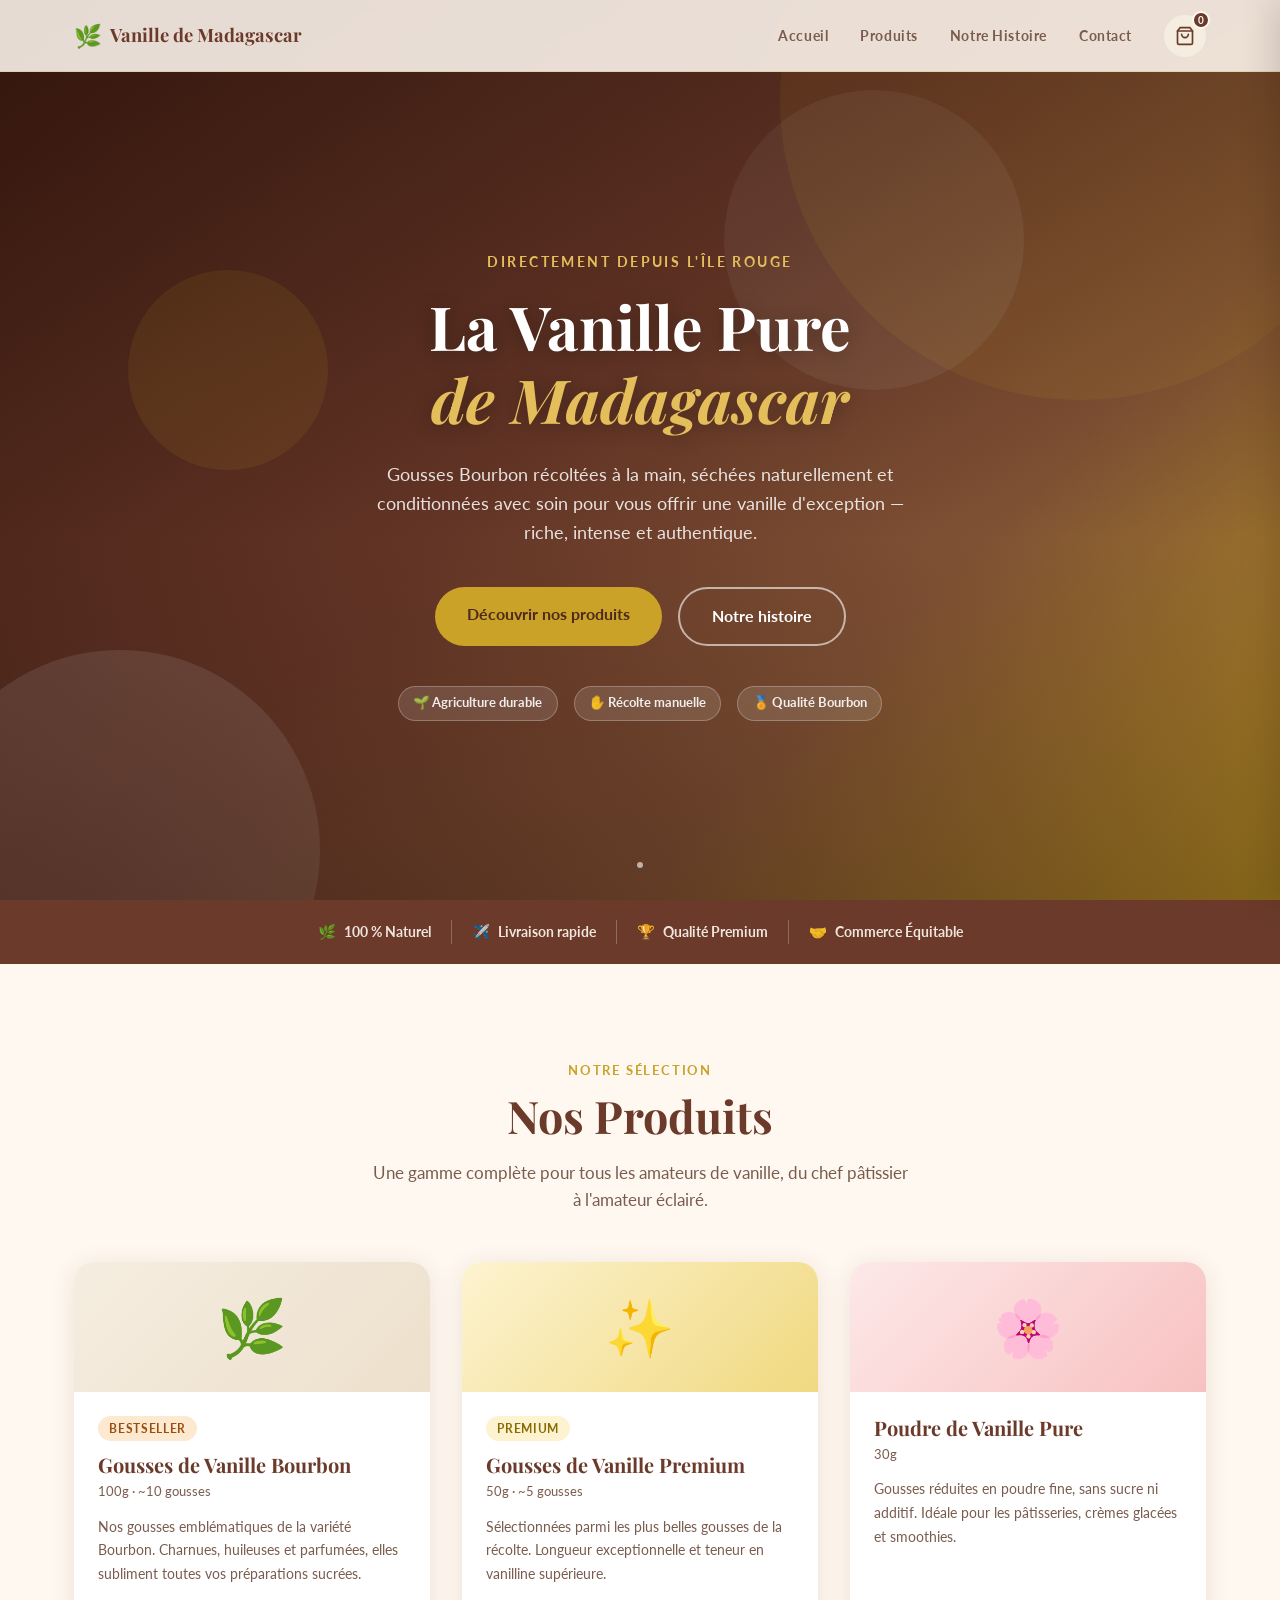
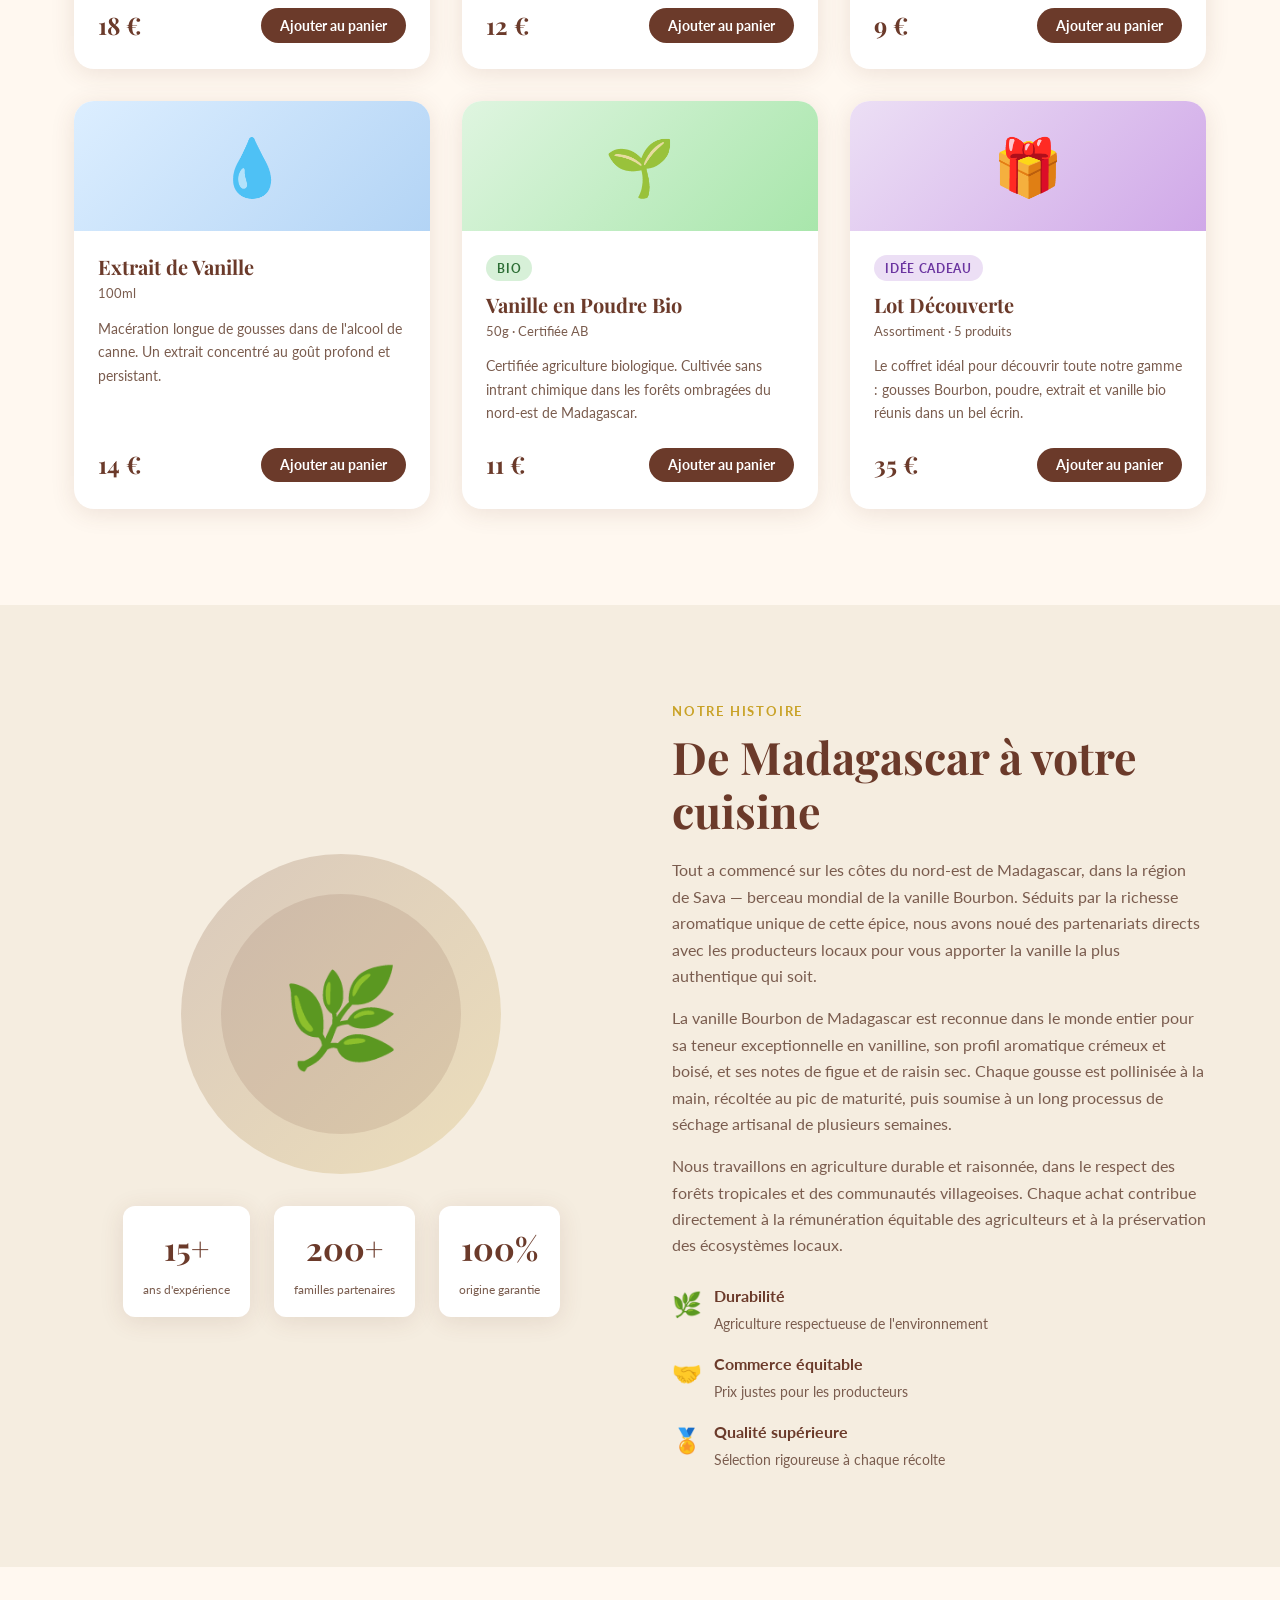
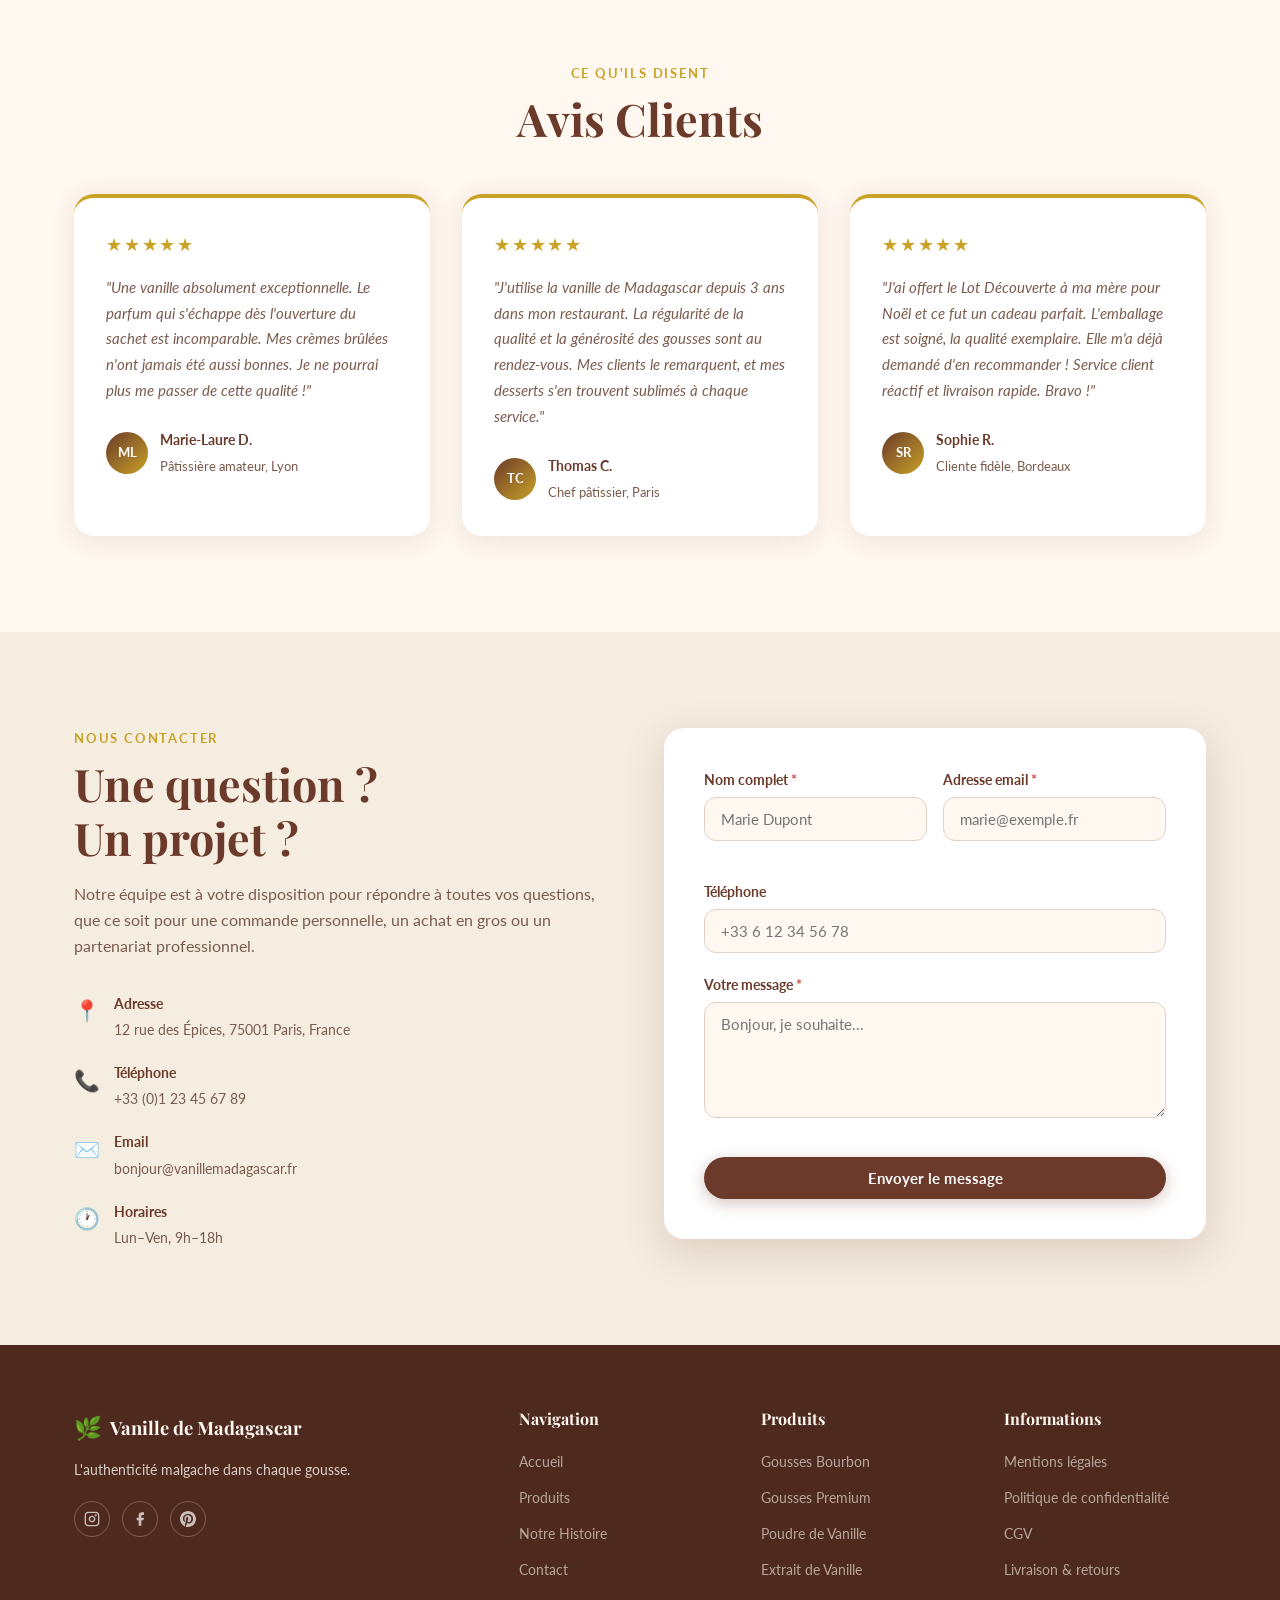
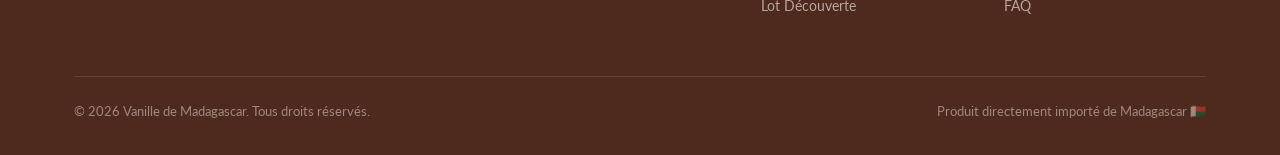
<file: index.html>
<!DOCTYPE html>
<html lang="fr">
<head>
  <meta charset="UTF-8" />
  <meta name="viewport" content="width=device-width, initial-scale=1.0" />
  <meta name="description" content="Vanille de Madagascar – Gousses, poudre et extraits de vanille Bourbon de qualité supérieure, cultivés durablement à Madagascar." />
  <meta name="keywords" content="vanille Madagascar, vanille Bourbon, gousses de vanille, extrait de vanille, vanille bio, épices Madagascar" />
  <meta name="author" content="Vanille de Madagascar" />
  <meta property="og:title" content="Vanille de Madagascar – La Vanille Pure" />
  <meta property="og:description" content="Découvrez nos vanilles Bourbon de Madagascar, cultivées durablement et sélectionnées avec soin." />
  <meta property="og:type" content="website" />
  <title>Vanille de Madagascar – La Vanille Pure</title>
  <link rel="preconnect" href="https://fonts.googleapis.com" />
  <link rel="preconnect" href="https://fonts.gstatic.com" crossorigin />
  <link href="https://fonts.googleapis.com/css2?family=Playfair+Display:ital,wght@0,400;0,600;0,700;1,400;1,600&family=Lato:wght@300;400;700&display=swap" rel="stylesheet" />
  <link rel="stylesheet" href="styles.css" />
</head>
<body>

  <!-- ===== NAVIGATION ===== -->
  <header class="navbar" id="navbar">
    <div class="nav-container">
      <a href="#accueil" class="nav-logo">
        <span class="logo-icon">🌿</span>
        <span class="logo-text">Vanille de Madagascar</span>
      </a>

      <button class="hamburger" id="hamburger" aria-label="Menu mobile" aria-expanded="false">
        <span></span>
        <span></span>
        <span></span>
      </button>

      <ul class="nav-links" id="nav-links">
        <li><a href="#accueil" class="nav-link">Accueil</a></li>
        <li><a href="#produits" class="nav-link">Produits</a></li>
        <li><a href="#histoire" class="nav-link">Notre Histoire</a></li>
        <li><a href="#contact" class="nav-link">Contact</a></li>
      </ul>

      <button class="cart-btn" id="cart-btn" aria-label="Ouvrir le panier">
        <svg class="cart-icon" viewBox="0 0 24 24" fill="none" stroke="currentColor" stroke-width="2" stroke-linecap="round" stroke-linejoin="round">
          <path d="M6 2L3 6v14a2 2 0 002 2h14a2 2 0 002-2V6l-3-4z"/>
          <line x1="3" y1="6" x2="21" y2="6"/>
          <path d="M16 10a4 4 0 01-8 0"/>
        </svg>
        <span class="cart-badge" id="cart-badge">0</span>
      </button>
    </div>
  </header>

  <!-- ===== HERO ===== -->
  <section class="hero" id="accueil">
    <div class="hero-bg">
      <div class="hero-shape hero-shape-1"></div>
      <div class="hero-shape hero-shape-2"></div>
      <div class="hero-shape hero-shape-3"></div>
      <div class="hero-shape hero-shape-4"></div>
    </div>
    <div class="hero-overlay"></div>
    <div class="hero-content fade-in">
      <p class="hero-tagline">Directement depuis l'île Rouge</p>
      <h1 class="hero-title">La Vanille Pure<br /><em>de Madagascar</em></h1>
      <p class="hero-subtitle">
        Gousses Bourbon récoltées à la main, séchées naturellement et conditionnées avec soin pour vous offrir une vanille d'exception — riche, intense et authentique.
      </p>
      <div class="hero-actions">
        <a href="#produits" class="btn btn-hero">Découvrir nos produits</a>
        <a href="#histoire" class="btn btn-outline-hero">Notre histoire</a>
      </div>
      <div class="hero-trust-badges">
        <span class="trust-badge">🌱 Agriculture durable</span>
        <span class="trust-badge">✋ Récolte manuelle</span>
        <span class="trust-badge">🏅 Qualité Bourbon</span>
      </div>
    </div>
    <div class="hero-scroll-indicator" aria-hidden="true">
      <div class="scroll-dot"></div>
    </div>
  </section>

  <!-- ===== BANDEAU AVANTAGES ===== -->
  <div class="perks-bar">
    <div class="perks-container">
      <div class="perk-item">
        <span>🌿</span>
        <span>100&nbsp;% Naturel</span>
      </div>
      <div class="perk-divider"></div>
      <div class="perk-item">
        <span>✈️</span>
        <span>Livraison rapide</span>
      </div>
      <div class="perk-divider"></div>
      <div class="perk-item">
        <span>🏆</span>
        <span>Qualité Premium</span>
      </div>
      <div class="perk-divider"></div>
      <div class="perk-item">
        <span>🤝</span>
        <span>Commerce Équitable</span>
      </div>
    </div>
  </div>

  <!-- ===== PRODUITS ===== -->
  <section class="section products-section" id="produits">
    <div class="container">
      <div class="section-header reveal">
        <p class="section-label">Notre Sélection</p>
        <h2 class="section-title">Nos Produits</h2>
        <p class="section-subtitle">Une gamme complète pour tous les amateurs de vanille, du chef pâtissier à l'amateur éclairé.</p>
      </div>

      <div class="products-grid">

        <article class="product-card reveal" data-name="Gousses de Vanille Bourbon" data-price="18">
          <div class="product-icon-wrap">
            <span class="product-icon">🌿</span>
          </div>
          <div class="product-body">
            <span class="product-badge badge-bestseller">Bestseller</span>
            <h3 class="product-name">Gousses de Vanille Bourbon</h3>
            <p class="product-weight">100g &middot; ~10 gousses</p>
            <p class="product-desc">Nos gousses emblématiques de la variété Bourbon. Charnues, huileuses et parfumées, elles subliment toutes vos préparations sucrées.</p>
            <div class="product-footer">
              <span class="product-price">18 €</span>
              <button class="btn btn-add-cart" onclick="addToCart('Gousses de Vanille Bourbon', 18)">Ajouter au panier</button>
            </div>
          </div>
        </article>

        <article class="product-card reveal" data-name="Gousses de Vanille Premium" data-price="12">
          <div class="product-icon-wrap icon-gold">
            <span class="product-icon">✨</span>
          </div>
          <div class="product-body">
            <span class="product-badge badge-gold">Premium</span>
            <h3 class="product-name">Gousses de Vanille Premium</h3>
            <p class="product-weight">50g &middot; ~5 gousses</p>
            <p class="product-desc">Sélectionnées parmi les plus belles gousses de la récolte. Longueur exceptionnelle et teneur en vanilline supérieure.</p>
            <div class="product-footer">
              <span class="product-price">12 €</span>
              <button class="btn btn-add-cart" onclick="addToCart('Gousses de Vanille Premium', 12)">Ajouter au panier</button>
            </div>
          </div>
        </article>

        <article class="product-card reveal" data-name="Poudre de Vanille Pure" data-price="9">
          <div class="product-icon-wrap icon-rose">
            <span class="product-icon">🌸</span>
          </div>
          <div class="product-body">
            <h3 class="product-name">Poudre de Vanille Pure</h3>
            <p class="product-weight">30g</p>
            <p class="product-desc">Gousses réduites en poudre fine, sans sucre ni additif. Idéale pour les pâtisseries, crèmes glacées et smoothies.</p>
            <div class="product-footer">
              <span class="product-price">9 €</span>
              <button class="btn btn-add-cart" onclick="addToCart('Poudre de Vanille Pure', 9)">Ajouter au panier</button>
            </div>
          </div>
        </article>

        <article class="product-card reveal" data-name="Extrait de Vanille" data-price="14">
          <div class="product-icon-wrap icon-blue">
            <span class="product-icon">💧</span>
          </div>
          <div class="product-body">
            <h3 class="product-name">Extrait de Vanille</h3>
            <p class="product-weight">100ml</p>
            <p class="product-desc">Macération longue de gousses dans de l'alcool de canne. Un extrait concentré au goût profond et persistant.</p>
            <div class="product-footer">
              <span class="product-price">14 €</span>
              <button class="btn btn-add-cart" onclick="addToCart('Extrait de Vanille', 14)">Ajouter au panier</button>
            </div>
          </div>
        </article>

        <article class="product-card reveal" data-name="Vanille en Poudre Bio" data-price="11">
          <div class="product-icon-wrap icon-green">
            <span class="product-icon">🌱</span>
          </div>
          <div class="product-body">
            <span class="product-badge badge-bio">Bio</span>
            <h3 class="product-name">Vanille en Poudre Bio</h3>
            <p class="product-weight">50g &middot; Certifiée AB</p>
            <p class="product-desc">Certifiée agriculture biologique. Cultivée sans intrant chimique dans les forêts ombragées du nord-est de Madagascar.</p>
            <div class="product-footer">
              <span class="product-price">11 €</span>
              <button class="btn btn-add-cart" onclick="addToCart('Vanille en Poudre Bio', 11)">Ajouter au panier</button>
            </div>
          </div>
        </article>

        <article class="product-card reveal" data-name="Lot Découverte" data-price="35">
          <div class="product-icon-wrap icon-purple">
            <span class="product-icon">🎁</span>
          </div>
          <div class="product-body">
            <span class="product-badge badge-gift">Idée cadeau</span>
            <h3 class="product-name">Lot Découverte</h3>
            <p class="product-weight">Assortiment &middot; 5 produits</p>
            <p class="product-desc">Le coffret idéal pour découvrir toute notre gamme : gousses Bourbon, poudre, extrait et vanille bio réunis dans un bel écrin.</p>
            <div class="product-footer">
              <span class="product-price">35 €</span>
              <button class="btn btn-add-cart" onclick="addToCart('Lot Découverte', 35)">Ajouter au panier</button>
            </div>
          </div>
        </article>

      </div>
    </div>
  </section>

  <!-- ===== NOTRE HISTOIRE ===== -->
  <section class="section story-section" id="histoire">
    <div class="container">
      <div class="story-grid">

        <div class="story-visual reveal">
          <div class="story-illustration">
            <div class="story-shape story-shape-1"></div>
            <div class="story-shape story-shape-2"></div>
            <div class="story-center-icon">🌿</div>
          </div>
          <div class="story-stats">
            <div class="stat-item">
              <span class="stat-number">15+</span>
              <span class="stat-label">ans d'expérience</span>
            </div>
            <div class="stat-item">
              <span class="stat-number">200+</span>
              <span class="stat-label">familles partenaires</span>
            </div>
            <div class="stat-item">
              <span class="stat-number">100%</span>
              <span class="stat-label">origine garantie</span>
            </div>
          </div>
        </div>

        <div class="story-content reveal">
          <p class="section-label">Notre Histoire</p>
          <h2 class="section-title story-title">De Madagascar à votre cuisine</h2>
          <p class="story-text">
            Tout a commencé sur les côtes du nord-est de Madagascar, dans la région de Sava — berceau mondial de la vanille Bourbon. Séduits par la richesse aromatique unique de cette épice, nous avons noué des partenariats directs avec les producteurs locaux pour vous apporter la vanille la plus authentique qui soit.
          </p>
          <p class="story-text">
            La vanille Bourbon de Madagascar est reconnue dans le monde entier pour sa teneur exceptionnelle en vanilline, son profil aromatique crémeux et boisé, et ses notes de figue et de raisin sec. Chaque gousse est pollinisée à la main, récoltée au pic de maturité, puis soumise à un long processus de séchage artisanal de plusieurs semaines.
          </p>
          <p class="story-text">
            Nous travaillons en agriculture durable et raisonnée, dans le respect des forêts tropicales et des communautés villageoises. Chaque achat contribue directement à la rémunération équitable des agriculteurs et à la préservation des écosystèmes locaux.
          </p>
          <div class="story-values">
            <div class="value-item">
              <span class="value-icon">🌿</span>
              <div>
                <strong>Durabilité</strong>
                <p>Agriculture respectueuse de l'environnement</p>
              </div>
            </div>
            <div class="value-item">
              <span class="value-icon">🤝</span>
              <div>
                <strong>Commerce équitable</strong>
                <p>Prix justes pour les producteurs</p>
              </div>
            </div>
            <div class="value-item">
              <span class="value-icon">🏅</span>
              <div>
                <strong>Qualité supérieure</strong>
                <p>Sélection rigoureuse à chaque récolte</p>
              </div>
            </div>
          </div>
        </div>

      </div>
    </div>
  </section>

  <!-- ===== TEMOIGNAGES ===== -->
  <section class="section testimonials-section">
    <div class="container">
      <div class="section-header reveal">
        <p class="section-label">Ce qu'ils disent</p>
        <h2 class="section-title">Avis Clients</h2>
      </div>
      <div class="testimonials-grid">

        <div class="testimonial-card reveal">
          <div class="testimonial-stars">★★★★★</div>
          <blockquote class="testimonial-text">"Une vanille absolument exceptionnelle. Le parfum qui s'échappe dès l'ouverture du sachet est incomparable. Mes crèmes brûlées n'ont jamais été aussi bonnes. Je ne pourrai plus me passer de cette qualité !"</blockquote>
          <div class="testimonial-author">
            <div class="author-avatar">ML</div>
            <div>
              <strong>Marie-Laure D.</strong>
              <span>Pâtissière amateur, Lyon</span>
            </div>
          </div>
        </div>

        <div class="testimonial-card reveal">
          <div class="testimonial-stars">★★★★★</div>
          <blockquote class="testimonial-text">"J'utilise la vanille de Madagascar depuis 3 ans dans mon restaurant. La régularité de la qualité et la générosité des gousses sont au rendez-vous. Mes clients le remarquent, et mes desserts s'en trouvent sublimés à chaque service."</blockquote>
          <div class="testimonial-author">
            <div class="author-avatar">TC</div>
            <div>
              <strong>Thomas C.</strong>
              <span>Chef pâtissier, Paris</span>
            </div>
          </div>
        </div>

        <div class="testimonial-card reveal">
          <div class="testimonial-stars">★★★★★</div>
          <blockquote class="testimonial-text">"J'ai offert le Lot Découverte à ma mère pour Noël et ce fut un cadeau parfait. L'emballage est soigné, la qualité exemplaire. Elle m'a déjà demandé d'en recommander ! Service client réactif et livraison rapide. Bravo !"</blockquote>
          <div class="testimonial-author">
            <div class="author-avatar">SR</div>
            <div>
              <strong>Sophie R.</strong>
              <span>Cliente fidèle, Bordeaux</span>
            </div>
          </div>
        </div>

      </div>
    </div>
  </section>

  <!-- ===== CONTACT ===== -->
  <section class="section contact-section" id="contact">
    <div class="container">
      <div class="contact-grid">

        <div class="contact-info reveal">
          <p class="section-label">Nous contacter</p>
          <h2 class="section-title contact-title">Une question ?<br>Un projet ?</h2>
          <p class="contact-desc">Notre équipe est à votre disposition pour répondre à toutes vos questions, que ce soit pour une commande personnelle, un achat en gros ou un partenariat professionnel.</p>
          <div class="contact-details">
            <div class="contact-detail">
              <span class="contact-detail-icon">📍</span>
              <div>
                <strong>Adresse</strong>
                <p>12 rue des Épices, 75001 Paris, France</p>
              </div>
            </div>
            <div class="contact-detail">
              <span class="contact-detail-icon">📞</span>
              <div>
                <strong>Téléphone</strong>
                <p>+33 (0)1 23 45 67 89</p>
              </div>
            </div>
            <div class="contact-detail">
              <span class="contact-detail-icon">✉️</span>
              <div>
                <strong>Email</strong>
                <p>bonjour@vanillemadagascar.fr</p>
              </div>
            </div>
            <div class="contact-detail">
              <span class="contact-detail-icon">🕐</span>
              <div>
                <strong>Horaires</strong>
                <p>Lun–Ven, 9h–18h</p>
              </div>
            </div>
          </div>
        </div>

        <div class="contact-form-wrap reveal">
          <form class="contact-form" id="contact-form" novalidate>
            <div class="form-row">
              <div class="form-group">
                <label for="name">Nom complet <span class="required">*</span></label>
                <input type="text" id="name" name="name" placeholder="Marie Dupont" required />
                <span class="form-error" id="name-error"></span>
              </div>
              <div class="form-group">
                <label for="email">Adresse email <span class="required">*</span></label>
                <input type="email" id="email" name="email" placeholder="marie@exemple.fr" required />
                <span class="form-error" id="email-error"></span>
              </div>
            </div>
            <div class="form-group">
              <label for="phone">Téléphone</label>
              <input type="tel" id="phone" name="phone" placeholder="+33 6 12 34 56 78" />
            </div>
            <div class="form-group">
              <label for="message">Votre message <span class="required">*</span></label>
              <textarea id="message" name="message" rows="5" placeholder="Bonjour, je souhaite..." required></textarea>
              <span class="form-error" id="message-error"></span>
            </div>
            <button type="submit" class="btn btn-primary btn-full">Envoyer le message</button>
            <div class="form-success" id="form-success" hidden>
              ✅ Merci ! Votre message a bien été envoyé. Nous vous répondrons dans les 24h.
            </div>
          </form>
        </div>

      </div>
    </div>
  </section>

  <!-- ===== FOOTER ===== -->
  <footer class="footer">
    <div class="container">
      <div class="footer-grid">

        <div class="footer-brand">
          <a href="#accueil" class="nav-logo footer-logo">
            <span class="logo-icon">🌿</span>
            <span class="logo-text">Vanille de Madagascar</span>
          </a>
          <p class="footer-tagline">L'authenticité malgache dans chaque gousse.</p>
          <div class="footer-social">
            <a href="#" class="social-link" aria-label="Instagram">
              <svg viewBox="0 0 24 24" fill="none" stroke="currentColor" stroke-width="2"><rect x="2" y="2" width="20" height="20" rx="5"/><path d="M16 11.37A4 4 0 1112.63 8 4 4 0 0116 11.37z"/><circle cx="17.5" cy="6.5" r=".5" fill="currentColor"/></svg>
            </a>
            <a href="#" class="social-link" aria-label="Facebook">
              <svg viewBox="0 0 24 24" fill="currentColor"><path d="M18 2h-3a5 5 0 00-5 5v3H7v4h3v8h4v-8h3l1-4h-4V7a1 1 0 011-1h3z"/></svg>
            </a>
            <a href="#" class="social-link" aria-label="Pinterest">
              <svg viewBox="0 0 24 24" fill="currentColor"><path d="M12 0C5.373 0 0 5.373 0 12c0 5.084 3.163 9.426 7.627 11.174-.105-.949-.2-2.405.042-3.441.218-.937 1.407-5.965 1.407-5.965s-.359-.719-.359-1.782c0-1.668.967-2.914 2.171-2.914 1.023 0 1.518.769 1.518 1.69 0 1.029-.655 2.568-.994 3.995-.283 1.194.599 2.169 1.777 2.169 2.133 0 3.772-2.249 3.772-5.495 0-2.873-2.064-4.882-5.012-4.882-3.414 0-5.418 2.561-5.418 5.207 0 1.031.397 2.138.893 2.738a.36.36 0 01.083.345l-.333 1.36c-.053.22-.174.267-.402.161-1.499-.698-2.436-2.889-2.436-4.649 0-3.785 2.75-7.262 7.929-7.262 4.163 0 7.398 2.967 7.398 6.931 0 4.136-2.607 7.464-6.227 7.464-1.216 0-2.359-.632-2.75-1.378l-.748 2.853c-.271 1.043-1.002 2.35-1.492 3.146C9.57 23.812 10.763 24 12 24c6.627 0 12-5.373 12-12S18.627 0 12 0z"/></svg>
            </a>
          </div>
        </div>

        <div class="footer-col">
          <h4 class="footer-heading">Navigation</h4>
          <ul class="footer-links">
            <li><a href="#accueil">Accueil</a></li>
            <li><a href="#produits">Produits</a></li>
            <li><a href="#histoire">Notre Histoire</a></li>
            <li><a href="#contact">Contact</a></li>
          </ul>
        </div>

        <div class="footer-col">
          <h4 class="footer-heading">Produits</h4>
          <ul class="footer-links">
            <li><a href="#produits">Gousses Bourbon</a></li>
            <li><a href="#produits">Gousses Premium</a></li>
            <li><a href="#produits">Poudre de Vanille</a></li>
            <li><a href="#produits">Extrait de Vanille</a></li>
            <li><a href="#produits">Lot Découverte</a></li>
          </ul>
        </div>

        <div class="footer-col">
          <h4 class="footer-heading">Informations</h4>
          <ul class="footer-links">
            <li><a href="#">Mentions légales</a></li>
            <li><a href="#">Politique de confidentialité</a></li>
            <li><a href="#">CGV</a></li>
            <li><a href="#">Livraison &amp; retours</a></li>
            <li><a href="#">FAQ</a></li>
          </ul>
        </div>

      </div>

      <div class="footer-bottom">
        <p>&copy; 2026 Vanille de Madagascar. Tous droits réservés.</p>
        <p class="footer-credits">Produit directement importé de Madagascar 🇲🇬</p>
      </div>
    </div>
  </footer>

  <!-- ===== CART SIDEBAR ===== -->
  <div class="cart-overlay" id="cart-overlay" aria-hidden="true"></div>
  <aside class="cart-sidebar" id="cart-sidebar" aria-label="Panier" aria-modal="true" aria-hidden="true">
    <div class="cart-header">
      <h2 class="cart-title">Mon Panier</h2>
      <button class="cart-close" id="cart-close" aria-label="Fermer le panier">&times;</button>
    </div>
    <div class="cart-items" id="cart-items">
      <div class="cart-empty" id="cart-empty">
        <span class="cart-empty-icon">🛒</span>
        <p>Votre panier est vide.</p>
        <button class="btn btn-outline-brown btn-sm" id="cart-shop-link">Voir les produits</button>
      </div>
    </div>
    <div class="cart-footer" id="cart-footer" hidden>
      <div class="cart-total-line">
        <span>Total</span>
        <span class="cart-total-amount" id="cart-total">0 €</span>
      </div>
      <button class="btn btn-primary btn-full" id="checkout-btn">Passer commande</button>
      <div class="cart-success" id="cart-success" hidden>
        🎉 Commande passée avec succès ! Merci pour votre achat.
      </div>
    </div>
  </aside>

  <!-- ===== TOAST NOTIFICATION ===== -->
  <div class="toast" id="toast" role="status" aria-live="polite"></div>

  <script src="script.js"></script>
</body>
</html>
</file>
<file: styles.css>
/* ===================================================
   VANILLE DE MADAGASCAR — styles.css
   =================================================== */

/* ---------- Variables ---------- */
:root {
  --primary:    #6B3A2A;
  --primary-dk: #4e2a1e;
  --accent:     #C9A227;
  --accent-lt:  #e4be5a;
  --bg:         #FFF8F0;
  --bg-alt:     #F5EDE0;
  --text:       #2C1810;
  --text-muted: #7a5c4e;
  --white:      #ffffff;
  --radius:     12px;
  --radius-lg:  20px;
  --shadow:     0 4px 24px rgba(107,58,42,.12);
  --shadow-lg:  0 12px 40px rgba(107,58,42,.18);
  --transition: .3s ease;
  --nav-h:      72px;
}

/* ---------- Reset ---------- */
*, *::before, *::after { box-sizing: border-box; margin: 0; padding: 0; }
html { scroll-behavior: smooth; font-size: 16px; }
body {
  font-family: 'Lato', sans-serif;
  background: var(--bg);
  color: var(--text);
  line-height: 1.65;
  overflow-x: hidden;
}
img { display: block; max-width: 100%; }
a { color: inherit; text-decoration: none; }
ul { list-style: none; }
button { cursor: pointer; font-family: inherit; border: none; background: none; }

/* ---------- Typography ---------- */
h1,h2,h3,h4 { font-family: 'Playfair Display', serif; line-height: 1.2; }
h1 { font-size: clamp(2.2rem, 5vw, 3.8rem); }
h2 { font-size: clamp(1.8rem, 3.5vw, 2.8rem); }
h3 { font-size: 1.25rem; }

/* ---------- Utilities ---------- */
.container { max-width: 1180px; margin: 0 auto; padding: 0 1.5rem; }
.section    { padding: 96px 0; }
.section-label {
  font-size: .8rem;
  font-weight: 700;
  letter-spacing: .14em;
  text-transform: uppercase;
  color: var(--accent);
  margin-bottom: .5rem;
}
.section-title  { color: var(--primary); margin-bottom: 1rem; }
.section-subtitle { color: var(--text-muted); font-size: 1.05rem; max-width: 540px; }
.section-header { margin-bottom: 3rem; }
.section-header .section-subtitle { margin: 0 auto; text-align: center; }
.section-header .section-label,
.section-header .section-title { text-align: center; }

/* ===================================================
   BUTTONS
   =================================================== */
.btn {
  display: inline-block;
  padding: .75rem 1.6rem;
  border-radius: 50px;
  font-weight: 700;
  font-size: .95rem;
  transition: background var(--transition), color var(--transition),
              transform var(--transition), box-shadow var(--transition);
}
.btn:hover { transform: translateY(-2px); }

.btn-primary {
  background: var(--primary);
  color: var(--white);
  box-shadow: 0 4px 16px rgba(107,58,42,.3);
}
.btn-primary:hover { background: var(--primary-dk); box-shadow: 0 6px 24px rgba(107,58,42,.4); }

.btn-hero {
  background: var(--accent);
  color: var(--primary-dk);
  font-size: 1rem;
  padding: .9rem 2rem;
}
.btn-hero:hover { background: var(--accent-lt); box-shadow: 0 6px 24px rgba(201,162,39,.4); }

.btn-outline-hero {
  border: 2px solid rgba(255,255,255,.6);
  color: var(--white);
  font-size: 1rem;
  padding: .9rem 2rem;
}
.btn-outline-hero:hover { background: rgba(255,255,255,.15); }

.btn-add-cart {
  background: var(--primary);
  color: var(--white);
  border-radius: 50px;
  padding: .55rem 1.2rem;
  font-size: .9rem;
  font-weight: 700;
  transition: background var(--transition), transform var(--transition);
}
.btn-add-cart:hover { background: var(--primary-dk); transform: scale(1.04); }

.btn-outline-brown {
  border: 2px solid var(--primary);
  color: var(--primary);
  border-radius: 50px;
}
.btn-outline-brown:hover { background: var(--primary); color: var(--white); }

.btn-sm { padding: .45rem 1rem; font-size: .85rem; }
.btn-full { width: 100%; text-align: center; justify-content: center; }

/* ===================================================
   NAVBAR
   =================================================== */
.navbar {
  position: fixed;
  top: 0; left: 0; right: 0;
  height: var(--nav-h);
  z-index: 1000;
  background: rgba(255,248,240,.88);
  backdrop-filter: blur(12px);
  -webkit-backdrop-filter: blur(12px);
  border-bottom: 1px solid rgba(201,162,39,.2);
  transition: box-shadow var(--transition);
}
.navbar.scrolled { box-shadow: var(--shadow); }

.nav-container {
  max-width: 1180px;
  margin: 0 auto;
  padding: 0 1.5rem;
  height: 100%;
  display: flex;
  align-items: center;
  gap: 2rem;
}
.nav-logo {
  display: flex;
  align-items: center;
  gap: .5rem;
  font-family: 'Playfair Display', serif;
  font-size: 1.15rem;
  font-weight: 700;
  color: var(--primary);
  flex-shrink: 0;
}
.logo-icon { font-size: 1.4rem; }

.nav-links {
  display: flex;
  gap: 2rem;
  margin-left: auto;
}
.nav-link {
  font-weight: 700;
  font-size: .9rem;
  color: var(--text-muted);
  letter-spacing: .04em;
  position: relative;
  transition: color var(--transition);
}
.nav-link::after {
  content: '';
  position: absolute;
  bottom: -3px; left: 0;
  width: 0; height: 2px;
  background: var(--accent);
  transition: width var(--transition);
}
.nav-link:hover { color: var(--primary); }
.nav-link:hover::after { width: 100%; }

.cart-btn {
  position: relative;
  width: 42px; height: 42px;
  border-radius: 50%;
  display: flex; align-items: center; justify-content: center;
  background: var(--bg-alt);
  color: var(--primary);
  transition: background var(--transition);
  flex-shrink: 0;
}
.cart-btn:hover { background: var(--accent); color: var(--white); }
.cart-icon { width: 20px; height: 20px; }
.cart-badge {
  position: absolute;
  top: -4px; right: -4px;
  background: var(--primary);
  color: var(--white);
  font-size: .65rem;
  font-weight: 700;
  width: 18px; height: 18px;
  border-radius: 50%;
  display: flex; align-items: center; justify-content: center;
  border: 2px solid var(--bg);
  transition: transform .2s;
}
.cart-badge.bump { transform: scale(1.4); }

.hamburger {
  display: none;
  flex-direction: column;
  gap: 5px;
  margin-left: auto;
  padding: 4px;
}
.hamburger span {
  display: block;
  width: 24px; height: 2px;
  background: var(--primary);
  border-radius: 2px;
  transition: transform var(--transition), opacity var(--transition);
}
.hamburger.open span:nth-child(1) { transform: translateY(7px) rotate(45deg); }
.hamburger.open span:nth-child(2) { opacity: 0; }
.hamburger.open span:nth-child(3) { transform: translateY(-7px) rotate(-45deg); }

/* ===================================================
   HERO
   =================================================== */
.hero {
  position: relative;
  min-height: 100vh;
  display: flex; align-items: center; justify-content: center;
  text-align: center;
  overflow: hidden;
  padding-top: var(--nav-h);
}

.hero-bg {
  position: absolute; inset: 0;
  background: linear-gradient(135deg, #3b1a10 0%, #6B3A2A 45%, #8b5a3a 70%, #C9A227 100%);
}
.hero-shape {
  position: absolute;
  border-radius: 50%;
  opacity: .12;
}
.hero-shape-1 {
  width: 600px; height: 600px;
  background: var(--accent);
  top: -200px; right: -100px;
}
.hero-shape-2 {
  width: 400px; height: 400px;
  background: var(--white);
  bottom: -150px; left: -80px;
}
.hero-shape-3 {
  width: 200px; height: 200px;
  background: var(--accent);
  top: 30%; left: 10%;
}
.hero-shape-4 {
  width: 300px; height: 300px;
  background: var(--white);
  top: 10%; right: 20%;
  opacity: .07;
}
.hero-overlay {
  position: absolute; inset: 0;
  background: linear-gradient(to bottom, rgba(30,10,5,.3) 0%, rgba(30,10,5,.1) 60%, rgba(30,10,5,.4) 100%);
}

.hero-content {
  position: relative; z-index: 1;
  max-width: 780px;
  padding: 2rem 1.5rem;
}
.hero-tagline {
  font-size: .85rem;
  font-weight: 700;
  letter-spacing: .18em;
  text-transform: uppercase;
  color: var(--accent-lt);
  margin-bottom: 1rem;
}
.hero-title {
  color: var(--white);
  margin-bottom: 1.5rem;
  text-shadow: 0 2px 20px rgba(0,0,0,.3);
}
.hero-title em { color: var(--accent-lt); font-style: italic; }
.hero-subtitle {
  color: rgba(255,255,255,.85);
  font-size: 1.1rem;
  max-width: 560px;
  margin: 0 auto 2.5rem;
}
.hero-actions {
  display: flex; gap: 1rem;
  justify-content: center;
  flex-wrap: wrap;
  margin-bottom: 2.5rem;
}
.hero-trust-badges {
  display: flex; gap: 1rem;
  justify-content: center;
  flex-wrap: wrap;
}
.trust-badge {
  background: rgba(255,255,255,.12);
  color: rgba(255,255,255,.9);
  border: 1px solid rgba(255,255,255,.25);
  border-radius: 50px;
  padding: .35rem .9rem;
  font-size: .82rem;
  font-weight: 700;
  backdrop-filter: blur(4px);
}

.hero-scroll-indicator {
  position: absolute;
  bottom: 2rem; left: 50%;
  transform: translateX(-50%);
  z-index: 1;
}
.scroll-dot {
  width: 6px; height: 6px;
  border-radius: 50%;
  background: rgba(255,255,255,.6);
  margin: 0 auto;
  animation: scrollBounce 1.8s ease-in-out infinite;
}
@keyframes scrollBounce {
  0%,100% { transform: translateY(0); opacity: .6; }
  50%      { transform: translateY(10px); opacity: 1; }
}

/* ===================================================
   PERKS BAR
   =================================================== */
.perks-bar {
  background: var(--primary);
  padding: 1rem 0;
}
.perks-container {
  max-width: 900px;
  margin: 0 auto;
  padding: 0 1.5rem;
  display: flex;
  align-items: center;
  justify-content: center;
  gap: .5rem;
  flex-wrap: wrap;
}
.perk-item {
  display: flex; align-items: center; gap: .5rem;
  color: rgba(255,248,240,.9);
  font-weight: 700;
  font-size: .9rem;
  padding: .25rem .75rem;
}
.perk-divider {
  width: 1px; height: 24px;
  background: rgba(255,255,255,.25);
}

/* ===================================================
   PRODUCTS
   =================================================== */
.products-section { background: var(--bg); }

.products-grid {
  display: grid;
  grid-template-columns: repeat(auto-fill, minmax(300px, 1fr));
  gap: 2rem;
}

.product-card {
  background: var(--white);
  border-radius: var(--radius-lg);
  overflow: hidden;
  box-shadow: var(--shadow);
  transition: transform var(--transition), box-shadow var(--transition);
  display: flex;
  flex-direction: column;
}
.product-card:hover {
  transform: translateY(-6px);
  box-shadow: var(--shadow-lg);
}

.product-icon-wrap {
  background: linear-gradient(135deg, var(--bg-alt), #ede0cc);
  display: flex; align-items: center; justify-content: center;
  height: 130px;
  font-size: 3.5rem;
}
.product-icon-wrap.icon-gold  { background: linear-gradient(135deg, #fdf3d0, #f0d980); }
.product-icon-wrap.icon-rose  { background: linear-gradient(135deg, #fde8e8, #f8c1c1); }
.product-icon-wrap.icon-blue  { background: linear-gradient(135deg, #dceeff, #b3d4f5); }
.product-icon-wrap.icon-green { background: linear-gradient(135deg, #dff5e0, #a8e6ab); }
.product-icon-wrap.icon-purple{ background: linear-gradient(135deg, #ecdff5, #d0a8e8); }

.product-body {
  padding: 1.5rem;
  display: flex;
  flex-direction: column;
  flex: 1;
}
.product-badge {
  display: inline-block;
  border-radius: 50px;
  padding: .2rem .7rem;
  font-size: .72rem;
  font-weight: 700;
  letter-spacing: .06em;
  text-transform: uppercase;
  margin-bottom: .75rem;
  width: fit-content;
}
.badge-bestseller { background: #fce9d0; color: #9a4f10; }
.badge-gold       { background: #fdf3d0; color: #8a6b00; }
.badge-bio        { background: #d7f0d8; color: #2d6e35; }
.badge-gift       { background: #ecdff5; color: #6b35a0; }

.product-name   { color: var(--primary); margin-bottom: .25rem; }
.product-weight { font-size: .8rem; color: var(--text-muted); margin-bottom: .75rem; }
.product-desc   { font-size: .9rem; color: var(--text-muted); flex: 1; margin-bottom: 1.25rem; }
.product-footer { display: flex; align-items: center; justify-content: space-between; margin-top: auto; }
.product-price  { font-family: 'Playfair Display', serif; font-size: 1.5rem; font-weight: 700; color: var(--primary); }

/* ===================================================
   STORY
   =================================================== */
.story-section { background: var(--bg-alt); }

.story-grid {
  display: grid;
  grid-template-columns: 1fr 1fr;
  gap: 4rem;
  align-items: center;
}

.story-illustration {
  position: relative;
  width: 320px; height: 320px;
  margin: 0 auto 2rem;
}
.story-shape {
  position: absolute;
  border-radius: 50%;
}
.story-shape-1 {
  width: 320px; height: 320px;
  background: linear-gradient(135deg, var(--primary) 0%, var(--accent) 100%);
  opacity: .2;
  top: 0; left: 0;
}
.story-shape-2 {
  width: 240px; height: 240px;
  background: var(--primary);
  opacity: .12;
  top: 40px; left: 40px;
}
.story-center-icon {
  position: absolute;
  inset: 0;
  display: flex; align-items: center; justify-content: center;
  font-size: 6rem;
}

.story-stats {
  display: flex; gap: 1.5rem;
  justify-content: center;
  flex-wrap: wrap;
}
.stat-item {
  text-align: center;
  background: var(--white);
  border-radius: var(--radius);
  padding: 1rem 1.25rem;
  box-shadow: var(--shadow);
  min-width: 100px;
}
.stat-number {
  display: block;
  font-family: 'Playfair Display', serif;
  font-size: 2rem;
  font-weight: 700;
  color: var(--primary);
}
.stat-label { font-size: .78rem; color: var(--text-muted); }

.story-title  { margin-bottom: 1.25rem; }
.story-text   { color: var(--text-muted); margin-bottom: 1rem; }

.story-values { display: flex; flex-direction: column; gap: 1rem; margin-top: 1.5rem; }
.value-item {
  display: flex; align-items: flex-start; gap: .75rem;
}
.value-icon { font-size: 1.5rem; flex-shrink: 0; margin-top: .1rem; }
.value-item strong { display: block; color: var(--primary); margin-bottom: .15rem; }
.value-item p { font-size: .88rem; color: var(--text-muted); margin: 0; }

/* ===================================================
   TESTIMONIALS
   =================================================== */
.testimonials-section { background: var(--bg); }

.testimonials-grid {
  display: grid;
  grid-template-columns: repeat(auto-fill, minmax(300px, 1fr));
  gap: 2rem;
}
.testimonial-card {
  background: var(--white);
  border-radius: var(--radius-lg);
  padding: 2rem;
  box-shadow: var(--shadow);
  border-top: 4px solid var(--accent);
  transition: transform var(--transition);
}
.testimonial-card:hover { transform: translateY(-4px); }

.testimonial-stars { color: var(--accent); font-size: 1.1rem; margin-bottom: 1rem; letter-spacing: .1em; }
.testimonial-text {
  font-size: .95rem;
  color: var(--text-muted);
  line-height: 1.7;
  font-style: italic;
  margin-bottom: 1.5rem;
}
.testimonial-author { display: flex; align-items: center; gap: .75rem; }
.author-avatar {
  width: 42px; height: 42px;
  border-radius: 50%;
  background: linear-gradient(135deg, var(--primary), var(--accent));
  color: var(--white);
  display: flex; align-items: center; justify-content: center;
  font-size: .8rem;
  font-weight: 700;
  flex-shrink: 0;
}
.testimonial-author strong { display: block; color: var(--primary); font-size: .9rem; }
.testimonial-author span  { font-size: .8rem; color: var(--text-muted); }

/* ===================================================
   CONTACT
   =================================================== */
.contact-section { background: var(--bg-alt); }

.contact-grid {
  display: grid;
  grid-template-columns: 1fr 1fr;
  gap: 4rem;
  align-items: start;
}
.contact-title { margin-bottom: 1rem; }
.contact-desc  { color: var(--text-muted); margin-bottom: 2rem; }

.contact-details { display: flex; flex-direction: column; gap: 1.25rem; }
.contact-detail  { display: flex; gap: .875rem; align-items: flex-start; }
.contact-detail-icon { font-size: 1.3rem; flex-shrink: 0; margin-top: .1rem; }
.contact-detail strong { display: block; color: var(--primary); font-size: .9rem; margin-bottom: .15rem; }
.contact-detail p { font-size: .88rem; color: var(--text-muted); margin: 0; }

.contact-form-wrap {
  background: var(--white);
  border-radius: var(--radius-lg);
  padding: 2.5rem;
  box-shadow: var(--shadow-lg);
}
.form-row { display: grid; grid-template-columns: 1fr 1fr; gap: 1rem; }
.form-group { display: flex; flex-direction: column; gap: .35rem; margin-bottom: 1.25rem; }
.form-group label { font-weight: 700; font-size: .88rem; color: var(--primary); }
.required { color: #d44; }
.form-group input,
.form-group textarea {
  padding: .75rem 1rem;
  border: 1.5px solid #e0d0c4;
  border-radius: var(--radius);
  font-family: inherit;
  font-size: .95rem;
  color: var(--text);
  background: var(--bg);
  transition: border-color var(--transition), box-shadow var(--transition);
  resize: vertical;
}
.form-group input:focus,
.form-group textarea:focus {
  outline: none;
  border-color: var(--accent);
  box-shadow: 0 0 0 3px rgba(201,162,39,.15);
}
.form-group input.error,
.form-group textarea.error { border-color: #d44; }
.form-error { font-size: .78rem; color: #d44; min-height: 1.1em; }
.form-success {
  margin-top: 1rem;
  padding: .875rem 1rem;
  background: #d7f0d8;
  color: #2d6e35;
  border-radius: var(--radius);
  font-size: .9rem;
  font-weight: 700;
  text-align: center;
}

/* ===================================================
   FOOTER
   =================================================== */
.footer {
  background: var(--primary-dk);
  color: rgba(255,248,240,.8);
  padding: 4rem 0 2rem;
}
.footer-grid {
  display: grid;
  grid-template-columns: 2fr 1fr 1fr 1fr;
  gap: 2.5rem;
  margin-bottom: 3rem;
}
.footer-logo .logo-text { color: var(--bg); }
.footer-tagline { font-size: .88rem; margin: .75rem 0 1.25rem; }
.footer-social  { display: flex; gap: .75rem; }
.social-link {
  width: 36px; height: 36px;
  border-radius: 50%;
  border: 1px solid rgba(255,255,255,.25);
  display: flex; align-items: center; justify-content: center;
  color: rgba(255,255,255,.7);
  transition: background var(--transition), color var(--transition);
}
.social-link svg { width: 16px; height: 16px; }
.social-link:hover { background: var(--accent); border-color: var(--accent); color: var(--white); }

.footer-heading { font-family: 'Playfair Display', serif; color: var(--bg); font-size: 1rem; margin-bottom: 1.25rem; }
.footer-links li { margin-bottom: .6rem; }
.footer-links a { font-size: .88rem; color: rgba(255,248,240,.6); transition: color var(--transition); }
.footer-links a:hover { color: var(--accent-lt); }

.footer-bottom {
  border-top: 1px solid rgba(255,255,255,.1);
  padding-top: 1.5rem;
  display: flex;
  justify-content: space-between;
  flex-wrap: wrap;
  gap: .5rem;
  font-size: .82rem;
  color: rgba(255,248,240,.45);
}

/* ===================================================
   CART SIDEBAR
   =================================================== */
.cart-overlay {
  position: fixed; inset: 0;
  background: rgba(30,10,5,.5);
  z-index: 1100;
  opacity: 0;
  pointer-events: none;
  transition: opacity var(--transition);
}
.cart-overlay.visible { opacity: 1; pointer-events: all; }

.cart-sidebar {
  position: fixed;
  top: 0; right: 0;
  width: 100%; max-width: 400px;
  height: 100%;
  background: var(--white);
  z-index: 1200;
  transform: translateX(100%);
  transition: transform .35s cubic-bezier(.4,0,.2,1);
  display: flex; flex-direction: column;
  box-shadow: -8px 0 32px rgba(30,10,5,.15);
}
.cart-sidebar.open { transform: translateX(0); }

.cart-header {
  display: flex; align-items: center; justify-content: space-between;
  padding: 1.5rem 1.5rem 1rem;
  border-bottom: 1px solid #ede0cc;
}
.cart-title { font-size: 1.4rem; color: var(--primary); }
.cart-close {
  font-size: 1.8rem;
  color: var(--text-muted);
  width: 36px; height: 36px;
  display: flex; align-items: center; justify-content: center;
  border-radius: 50%;
  transition: background var(--transition);
}
.cart-close:hover { background: var(--bg-alt); }

.cart-items { flex: 1; overflow-y: auto; padding: 1rem 1.5rem; }

.cart-empty {
  display: flex; flex-direction: column; align-items: center;
  padding: 3rem 1rem; gap: 1rem;
  color: var(--text-muted);
}
.cart-empty-icon { font-size: 3rem; }
.cart-empty p { font-size: .95rem; }

.cart-item {
  display: flex; align-items: center; gap: 1rem;
  padding: .875rem 0;
  border-bottom: 1px solid #ede0cc;
}
.cart-item-icon { font-size: 1.8rem; flex-shrink: 0; }
.cart-item-info { flex: 1; }
.cart-item-name  { font-weight: 700; font-size: .9rem; color: var(--primary); margin-bottom: .1rem; }
.cart-item-price { font-size: .85rem; color: var(--text-muted); }
.cart-item-controls { display: flex; align-items: center; gap: .5rem; }
.cart-qty-btn {
  width: 26px; height: 26px;
  border-radius: 50%;
  background: var(--bg-alt);
  color: var(--primary);
  font-size: 1rem;
  font-weight: 700;
  display: flex; align-items: center; justify-content: center;
  transition: background var(--transition);
}
.cart-qty-btn:hover { background: var(--primary); color: var(--white); }
.cart-qty { font-weight: 700; min-width: 20px; text-align: center; }

.cart-footer {
  padding: 1.25rem 1.5rem 2rem;
  border-top: 1px solid #ede0cc;
}
.cart-total-line {
  display: flex; justify-content: space-between; align-items: center;
  margin-bottom: 1.25rem;
  font-weight: 700;
  font-size: 1rem;
}
.cart-total-amount {
  font-family: 'Playfair Display', serif;
  font-size: 1.6rem;
  color: var(--primary);
}
.cart-success {
  margin-top: 1rem;
  padding: .875rem;
  background: #d7f0d8;
  color: #2d6e35;
  border-radius: var(--radius);
  font-size: .9rem;
  font-weight: 700;
  text-align: center;
}

/* ===================================================
   TOAST
   =================================================== */
.toast {
  position: fixed;
  bottom: 2rem; left: 50%;
  transform: translateX(-50%) translateY(100px);
  background: var(--primary-dk);
  color: var(--white);
  padding: .75rem 1.5rem;
  border-radius: 50px;
  font-weight: 700;
  font-size: .9rem;
  z-index: 2000;
  opacity: 0;
  transition: transform .3s ease, opacity .3s ease;
  white-space: nowrap;
  box-shadow: 0 4px 20px rgba(0,0,0,.25);
}
.toast.show {
  opacity: 1;
  transform: translateX(-50%) translateY(0);
}

/* ===================================================
   REVEAL ANIMATIONS
   =================================================== */
.fade-in {
  animation: fadeInUp .8s ease both;
}
@keyframes fadeInUp {
  from { opacity: 0; transform: translateY(30px); }
  to   { opacity: 1; transform: translateY(0); }
}

.reveal {
  opacity: 0;
  transform: translateY(28px);
  transition: opacity .65s ease, transform .65s ease;
}
.reveal.visible {
  opacity: 1;
  transform: translateY(0);
}

/* ===================================================
   RESPONSIVE
   =================================================== */
@media (max-width: 900px) {
  .story-grid   { grid-template-columns: 1fr; gap: 2.5rem; }
  .contact-grid { grid-template-columns: 1fr; gap: 2.5rem; }
  .footer-grid  { grid-template-columns: 1fr 1fr; }
}

@media (max-width: 700px) {
  .section { padding: 64px 0; }

  /* Nav mobile */
  .nav-links {
    display: none;
    position: absolute;
    top: var(--nav-h); left: 0; right: 0;
    background: var(--bg);
    flex-direction: column;
    gap: 0;
    border-bottom: 2px solid var(--accent);
    box-shadow: 0 8px 24px rgba(107,58,42,.12);
    z-index: 999;
  }
  .nav-links.open { display: flex; }
  .nav-links li a {
    display: block;
    padding: 1rem 1.5rem;
    border-bottom: 1px solid #ede0cc;
    font-size: 1rem;
  }
  .nav-links li:last-child a { border-bottom: none; }
  .hamburger { display: flex; }
  .cart-btn  { margin-left: 0; }

  .hero-actions { flex-direction: column; align-items: center; }
  .perks-bar .perk-divider { display: none; }

  .form-row { grid-template-columns: 1fr; }
  .footer-grid { grid-template-columns: 1fr; }
  .footer-bottom { flex-direction: column; text-align: center; }

  .products-grid      { grid-template-columns: 1fr; }
  .testimonials-grid  { grid-template-columns: 1fr; }
}

@media (max-width: 420px) {
  .cart-sidebar { max-width: 100%; }
  .hero-trust-badges { flex-direction: column; align-items: center; }
}
</file>
